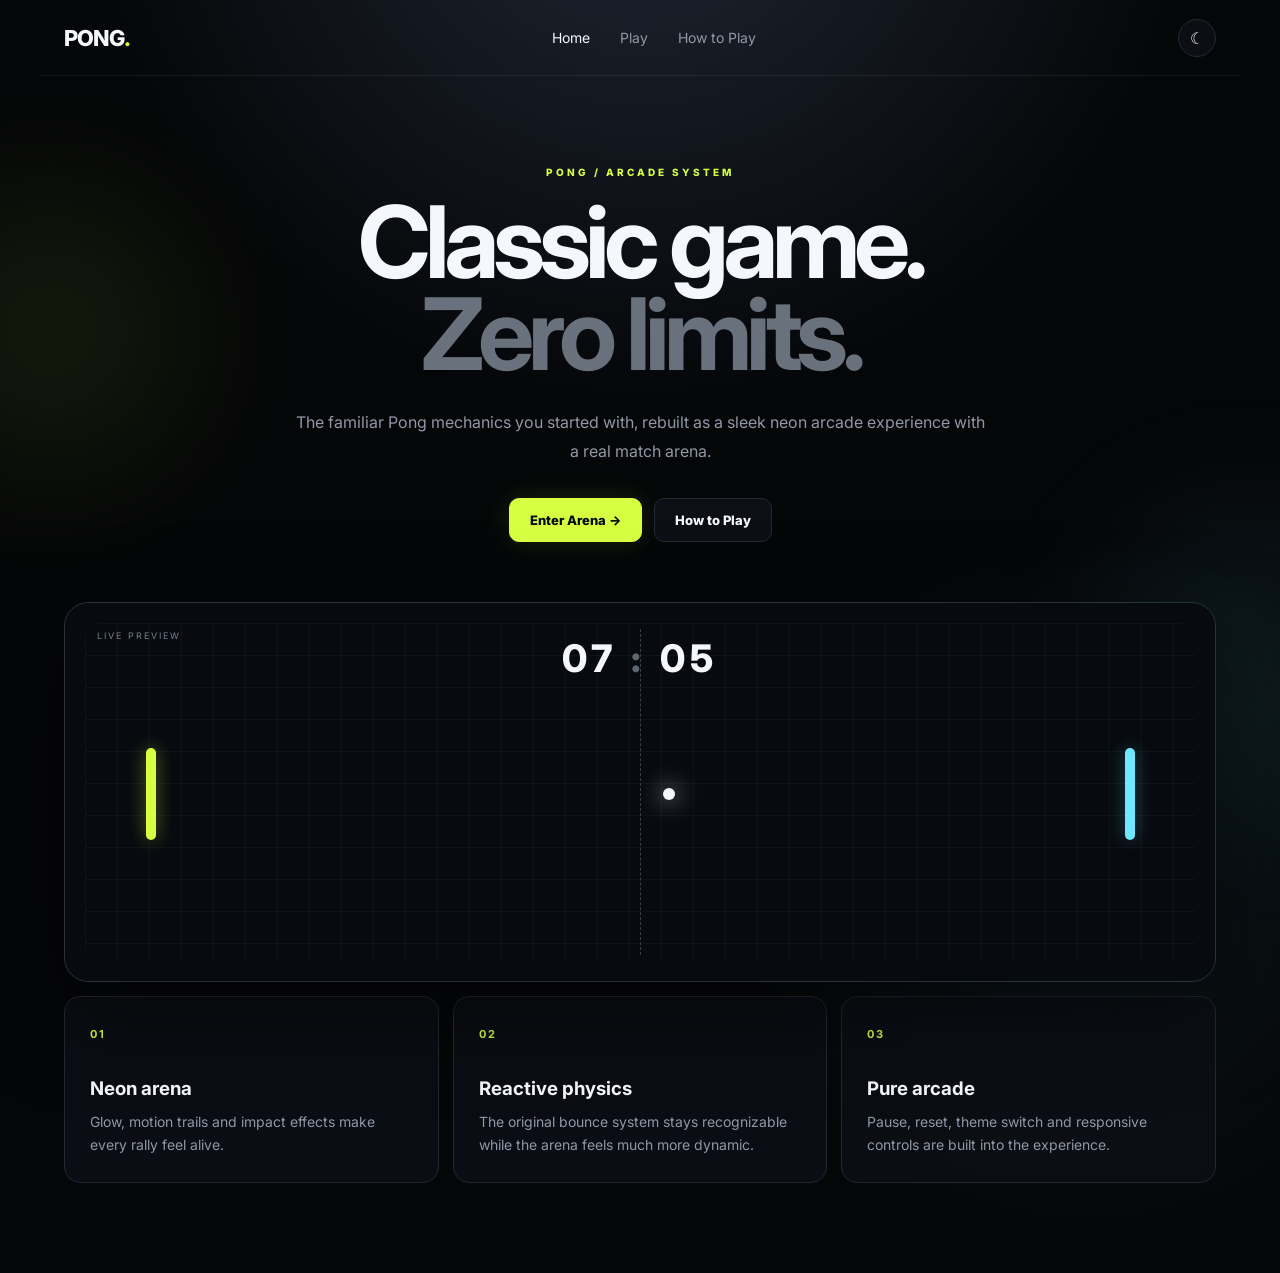
<file: index.html>
<!doctype html>
<html lang="en">
<head>
  <meta charset="utf-8">
  <meta name="viewport" content="width=device-width,initial-scale=1">
  <title>PONG — Home</title>
  <link rel="stylesheet" href="style.css">
</head>
<body>
<div class="ambient ambient-a"></div><div class="ambient ambient-b"></div>

<header class="nav">
  <a class="logo" href="index.html">PONG<span>.</span></a>
  <nav>
    <a class="active" href="index.html">Home</a>
    <a href="game.html">Play</a>
    <a href="how-to-play.html">How to Play</a>
  </nav>
  <button class="theme-btn" id="themeBtn" aria-label="Toggle theme">☾</button>
</header>

<main class="hero">
  <div class="eyebrow">PONG / ARCADE SYSTEM</div>
  <h1>Classic game.<br><span>Zero limits.</span></h1>
  <p class="lead">The familiar Pong mechanics you started with, rebuilt as a sleek neon arcade experience with a real match arena.</p>
  <div class="hero-actions">
    <a class="btn primary" href="game.html">Enter Arena →</a>
    <a class="btn ghost" href="how-to-play.html">How to Play</a>
  </div>

  <section class="preview-card">
    <div class="preview-grid"></div>
    <div class="preview-net"></div>
    <div class="preview-label">LIVE PREVIEW</div>
    <div class="mini-paddle left"></div><div class="mini-ball"></div><div class="mini-paddle right"></div>
    <div class="preview-score"><span>07</span><i>:</i><span>05</span></div>
  </section>

  <section class="cards">
    <article><b>01</b><h3>Neon arena</h3><p>Glow, motion trails and impact effects make every rally feel alive.</p></article>
    <article><b>02</b><h3>Reactive physics</h3><p>The original bounce system stays recognizable while the arena feels much more dynamic.</p></article>
    <article><b>03</b><h3>Pure arcade</h3><p>Pause, reset, theme switch and responsive controls are built into the experience.</p></article>
  </section>
</main>
<script src="script.js"></script>
</body>
</html>
</file>
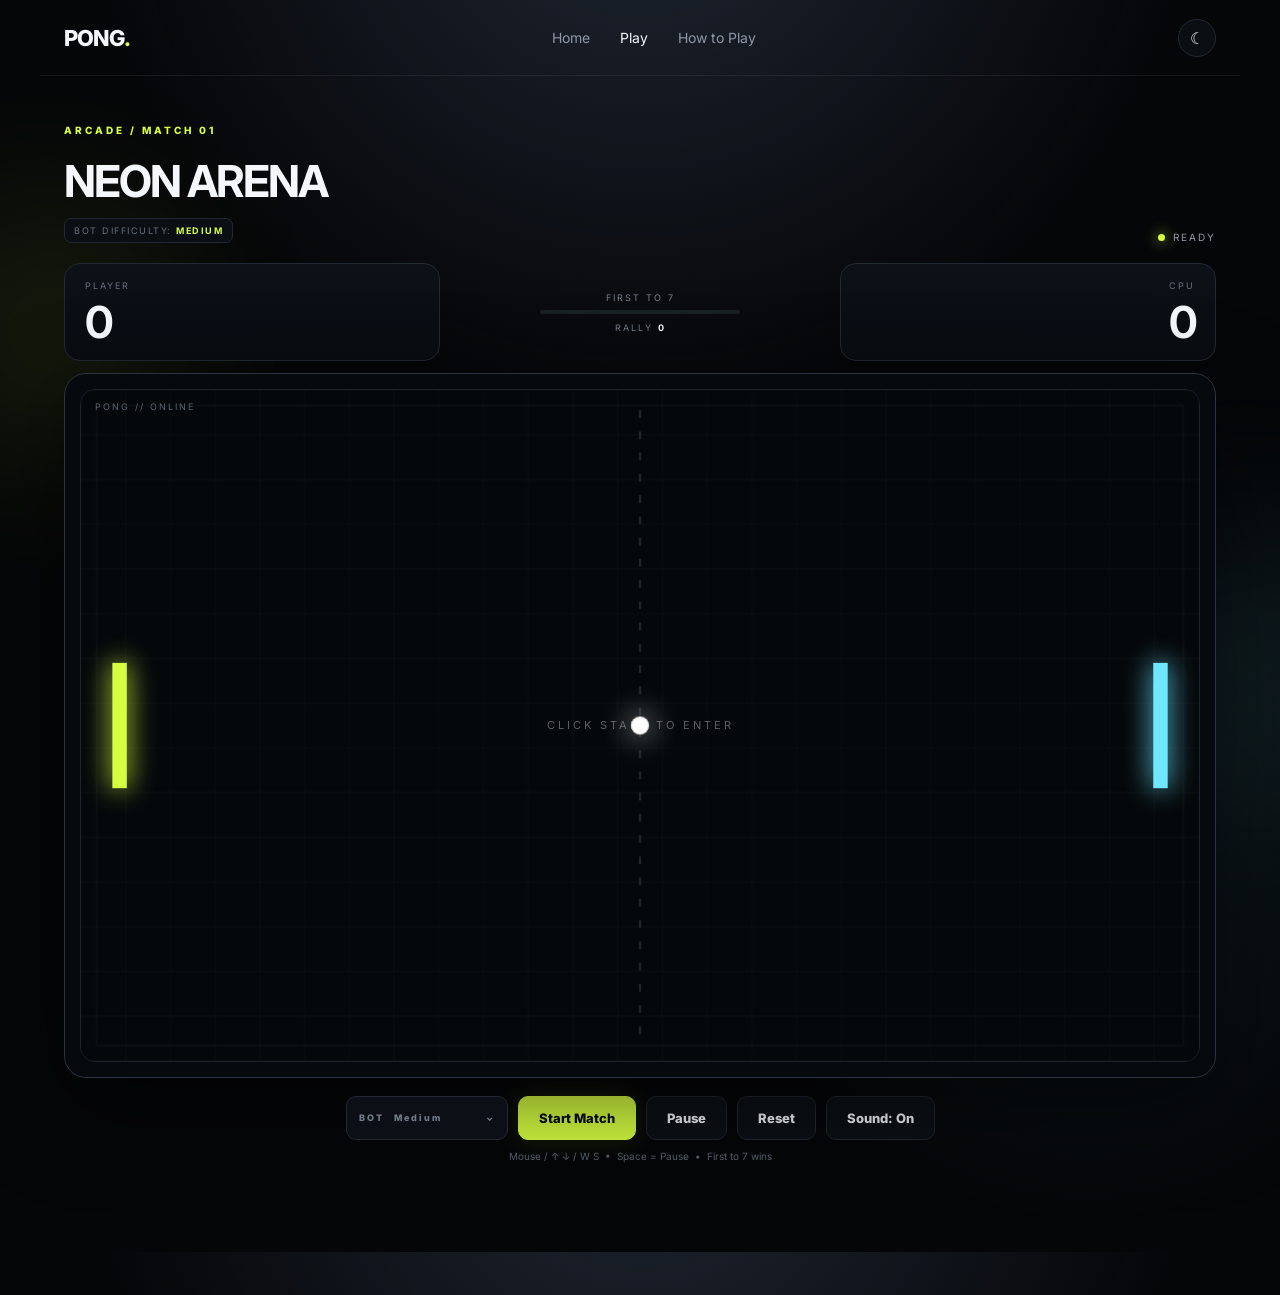
<file: game.html>
<!doctype html>
<html lang="en">
<head>
  <meta charset="utf-8">
  <meta name="viewport" content="width=device-width,initial-scale=1">
  <title>PONG — Neon Arena</title>
  <link rel="stylesheet" href="style.css">
</head>
<body>
<div class="ambient ambient-a"></div><div class="ambient ambient-b"></div>

<header class="nav">
  <a class="logo" href="index.html">PONG<span>.</span></a>
  <nav>
    <a href="index.html">Home</a>
    <a class="active" href="game.html">Play</a>
    <a href="how-to-play.html">How to Play</a>
  </nav>
  <button class="theme-btn" id="themeBtn" aria-label="Toggle theme">☾</button>
</header>

<main class="game-page">
  <div class="game-top">
    <div><div class="eyebrow">ARCADE / MATCH 01</div><h1>NEON ARENA</h1><div class="bot-badge">BOT DIFFICULTY: <b id="botBadge">MEDIUM</b></div></div>
    <div class="status"><span id="statusDot"></span><span id="statusText">READY</span></div>
  </div>

  <section class="hud-row">
    <div class="hud-card"><span>PLAYER</span><strong id="leftScore">0</strong></div>
    <div class="match-center">
      <div class="round-label">FIRST TO 7</div>
      <div class="round-track"><span id="roundFill"></span></div>
      <div class="rally">RALLY <b id="rallyCount">0</b></div>
    </div>
    <div class="hud-card cpu"><span>CPU</span><strong id="rightScore">0</strong></div>
  </section>

  <section class="game-shell" id="gameShell">
    <div class="arena-tag">PONG // ONLINE</div>
    <div class="countdown" id="countdown"></div>
    <canvas id="game" width="1000" height="600"></canvas>
    <div class="center-message" id="centerMessage">CLICK START TO ENTER</div>
  </section>

  <div class="game-controls">
    <div class="difficulty-control" id="difficultyControl">
      <span>BOT</span>
      <button class="difficulty-trigger" id="difficultyTrigger" type="button" aria-expanded="false">
        <span id="difficultyValue">Medium</span><span class="difficulty-chevron">⌄</span>
      </button>
      <div class="difficulty-menu" id="difficultyMenu">
        <button type="button" data-difficulty="easy">Easy</button>
        <button type="button" data-difficulty="medium" class="selected">Medium</button>
        <button type="button" data-difficulty="hard">Hard</button>
        <button type="button" data-difficulty="god">God</button>
      </div>
    </div>
    <button class="btn primary" id="startBtn">Start Match</button>
    <button class="btn ghost" id="pauseBtn">Pause</button>
    <button class="btn ghost" id="resetBtn">Reset</button>
    <button class="btn ghost" id="soundBtn">Sound: On</button>
  </div>
  <p class="hint">Mouse / ↑ ↓ / W S &nbsp;•&nbsp; Space = Pause &nbsp;•&nbsp; First to 7 wins</p>

  <div class="result-overlay" id="resultOverlay">
    <div class="result-card">
      <div class="eyebrow">MATCH COMPLETE</div>
      <h2 id="resultTitle">YOU WIN</h2>
      <p id="resultScore">7 — 4</p>
      <button class="btn primary" id="playAgainBtn">Play Again →</button>
    </div>
  </div>
</main>
<script src="script.js"></script>
</body>
</html>
</file>
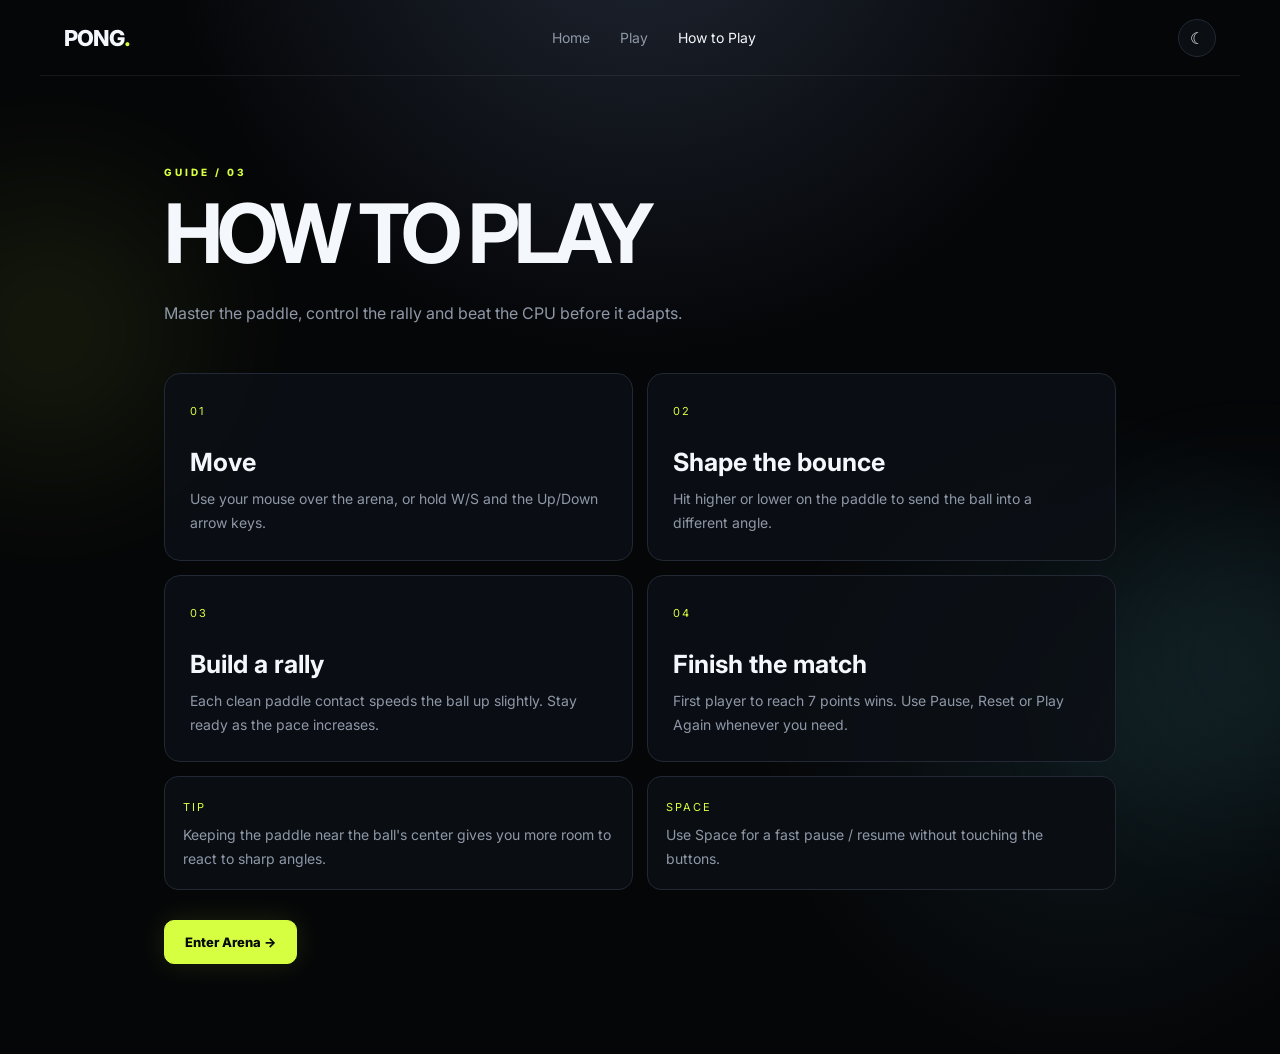
<file: how-to-play.html>
<!doctype html>
<html lang="en">
<head>
  <meta charset="utf-8">
  <meta name="viewport" content="width=device-width,initial-scale=1">
  <title>PONG — How to Play</title>
  <link rel="stylesheet" href="style.css">
</head>
<body>
<div class="ambient ambient-a"></div><div class="ambient ambient-b"></div>

<header class="nav">
  <a class="logo" href="index.html">PONG<span>.</span></a>
  <nav>
    <a href="index.html">Home</a><a href="game.html">Play</a><a class="active" href="how-to-play.html">How to Play</a>
  </nav>
  <button class="theme-btn" id="themeBtn" aria-label="Toggle theme">☾</button>
</header>

<main class="info-page">
  <div class="eyebrow">GUIDE / 03</div>
  <h1>HOW TO PLAY</h1>
  <p class="lead">Master the paddle, control the rally and beat the CPU before it adapts.</p>

  <div class="guide-grid">
    <article class="guide"><span>01</span><h2>Move</h2><p>Use your mouse over the arena, or hold W/S and the Up/Down arrow keys.</p></article>
    <article class="guide"><span>02</span><h2>Shape the bounce</h2><p>Hit higher or lower on the paddle to send the ball into a different angle.</p></article>
    <article class="guide"><span>03</span><h2>Build a rally</h2><p>Each clean paddle contact speeds the ball up slightly. Stay ready as the pace increases.</p></article>
    <article class="guide"><span>04</span><h2>Finish the match</h2><p>First player to reach 7 points wins. Use Pause, Reset or Play Again whenever you need.</p></article>
  </div>

  <div class="tips">
    <div><span>TIP</span><p>Keeping the paddle near the ball's center gives you more room to react to sharp angles.</p></div>
    <div><span>SPACE</span><p>Use Space for a fast pause / resume without touching the buttons.</p></div>
  </div>

  <a class="btn primary" href="game.html">Enter Arena →</a>
</main>
<script src="script.js"></script>
</body>
</html>
</file>
<file: style.css>
@import url('https://fonts.googleapis.com/css2?family=Inter:wght@400;500;600;700;800&display=swap');

:root{
  --bg:#050608;--panel:#0b0e13;--panel2:#0f131a;--text:#f4f7fb;--muted:#8f98a7;
  --line:#222934;--accent:#d7ff42;--accent2:#6ee7ff;--danger:#ff648d;
  --shadow:0 30px 90px rgba(0,0,0,.5)
}
*{box-sizing:border-box;margin:0;padding:0}
html{scroll-behavior:smooth}
body{
  min-height:100vh;overflow-x:hidden;background:
  radial-gradient(circle at 50% -12%,#202734 0,transparent 36%),
  radial-gradient(circle at 85% 70%,rgba(110,231,255,.08),transparent 25%),var(--bg);
  color:var(--text);font-family:Inter,Arial,sans-serif
}
body:before{content:"";position:fixed;inset:0;pointer-events:none;opacity:.22;background-image:linear-gradient(rgba(255,255,255,.025) 1px,transparent 1px),linear-gradient(90deg,rgba(255,255,255,.025) 1px,transparent 1px);background-size:42px 42px}
a{text-decoration:none;color:inherit}button{font:inherit}
.ambient{position:fixed;filter:blur(80px);opacity:.08;pointer-events:none;border-radius:50%}.ambient-a{width:300px;height:300px;background:var(--accent);top:20%;left:-100px}.ambient-b{width:300px;height:300px;background:var(--accent2);right:-120px;bottom:10%}
.nav{
  height:76px;display:flex;align-items:center;justify-content:space-between;max-width:1200px;margin:auto;
  padding:0 24px;border-bottom:1px solid rgba(255,255,255,.07);position:relative;z-index:5
}
.logo{font-size:22px;font-weight:800;letter-spacing:-1px}.logo span{color:var(--accent)}
nav{display:flex;gap:30px;color:var(--muted);font-size:14px}nav a{transition:.2s}nav a:hover,nav .active{color:var(--text)}
.theme-btn{border:1px solid var(--line);background:#0b0f14;color:var(--text);width:38px;height:38px;border-radius:50%;cursor:pointer}
.hero,.info-page,.game-page{max-width:1200px;margin:auto;padding:90px 24px;position:relative;z-index:1}
.hero{text-align:center}.eyebrow{font-size:10px;letter-spacing:3px;color:var(--accent);font-weight:800;margin-bottom:18px}
.hero h1,.info-page h1{font-size:clamp(54px,8vw,100px);line-height:.92;letter-spacing:-6px}
.hero h1 span{color:#69717d}.lead{max-width:700px;margin:28px auto;color:var(--muted);line-height:1.8;font-size:16px}
.hero-actions{display:flex;justify-content:center;gap:12px;margin:32px 0 60px}
.btn{display:inline-flex;align-items:center;justify-content:center;border:1px solid var(--line);padding:13px 20px;border-radius:10px;font-weight:800;font-size:13px;cursor:pointer;transition:.2s}
.primary{background:var(--accent);color:#080b0c;border-color:var(--accent);box-shadow:0 0 28px rgba(215,255,66,.12)}.primary:hover{transform:translateY(-2px);box-shadow:0 8px 30px rgba(215,255,66,.22)}
.ghost{background:#0c1016;color:var(--text)}.ghost:hover{background:#151a22;border-color:#38404d}

.preview-card{
  height:380px;border:1px solid #29313d;border-radius:24px;background:#070a0f;
  position:relative;overflow:hidden;box-shadow:var(--shadow)
}
.preview-grid{position:absolute;inset:20px;border-radius:16px;background-image:linear-gradient(rgba(255,255,255,.035) 1px,transparent 1px),linear-gradient(90deg,rgba(255,255,255,.035) 1px,transparent 1px);background-size:32px 32px}
.preview-net{position:absolute;left:50%;top:26px;bottom:26px;border-left:1px dashed #38404b}
.preview-label{position:absolute;left:32px;top:27px;color:#77808d;font-size:9px;letter-spacing:2px}
.mini-paddle{position:absolute;width:10px;height:92px;border-radius:8px;top:145px;background:var(--accent);box-shadow:0 0 18px rgba(215,255,66,.4)}.mini-paddle.left{left:7%}.mini-paddle.right{right:7%;background:var(--accent2);box-shadow:0 0 18px rgba(110,231,255,.3)}
.mini-ball{position:absolute;width:12px;height:12px;border-radius:50%;background:var(--text);left:52%;top:49%;box-shadow:0 0 25px #fff}
.preview-score{position:absolute;top:32px;left:50%;transform:translateX(-50%);display:flex;gap:14px;font-size:38px;font-weight:800;letter-spacing:5px}.preview-score i{font-style:normal;color:#5d6570}
.cards{display:grid;grid-template-columns:repeat(3,1fr);gap:14px;margin-top:14px;text-align:left}.cards article,.guide{border:1px solid var(--line);background:rgba(12,16,22,.86);border-radius:16px;padding:25px}.cards b,.guide span,.tips span{color:var(--accent);font-size:11px;letter-spacing:2px}.cards h3{margin:35px 0 10px}.cards p,.guide p,.tips p{color:var(--muted);line-height:1.7;font-size:14px}

.game-page{padding-top:48px}.game-top{display:flex;justify-content:space-between;align-items:end;margin-bottom:20px}.game-top h1{font-size:44px;letter-spacing:-2px}
.status{font-size:10px;letter-spacing:2px;color:var(--muted);display:flex;gap:8px;align-items:center}.status span:first-child{width:7px;height:7px;border-radius:50%;background:var(--accent);box-shadow:0 0 14px var(--accent)}
.hud-row{display:grid;grid-template-columns:1fr 1fr 1fr;gap:12px;align-items:center;margin-bottom:12px}
.hud-card{border:1px solid var(--line);background:linear-gradient(180deg,#0d1218,#090c11);border-radius:16px;padding:16px 20px;min-height:88px}.hud-card span{display:block;font-size:9px;color:#68717f;letter-spacing:2px}.hud-card strong{display:block;font-size:44px;line-height:1;margin-top:9px;letter-spacing:-3px}.hud-card.cpu{text-align:right}.match-center{text-align:center}.round-label{font-size:9px;letter-spacing:2px;color:#78818e;margin-bottom:7px}.round-track{height:4px;background:#1a2028;border-radius:99px;overflow:hidden;max-width:200px;margin:auto}.round-track span{display:block;height:100%;width:0;background:var(--accent);box-shadow:0 0 14px var(--accent);transition:width .25s}.rally{font-size:9px;letter-spacing:2px;color:#707987;margin-top:8px}.rally b{color:var(--text)}
.game-shell{position:relative;background:#06090d;border:1px solid #2b3440;border-radius:22px;padding:15px;box-shadow:var(--shadow);overflow:hidden}
.game-shell:after{content:"";position:absolute;inset:15px;border:1px solid rgba(255,255,255,.035);border-radius:15px;pointer-events:none}
.arena-tag{position:absolute;top:27px;left:30px;font-size:9px;letter-spacing:2px;color:#596372;z-index:2}
canvas{width:100%;height:auto;display:block;background:#05080b;border:1px solid #151c25;border-radius:15px;cursor:none}
.center-message{position:absolute;left:50%;top:50%;transform:translate(-50%,-50%);font-size:11px;letter-spacing:3px;color:rgba(255,255,255,.35);pointer-events:none;transition:.25s}.center-message.hidden{opacity:0}
.countdown{position:absolute;left:50%;top:50%;transform:translate(-50%,-50%);font-size:86px;font-weight:800;letter-spacing:-6px;color:var(--accent);text-shadow:0 0 30px rgba(215,255,66,.5);z-index:3;pointer-events:none}
.game-controls{display:flex;justify-content:center;gap:10px;margin:18px 0 10px}.hint{text-align:center;color:#596270;font-size:10px}
.result-overlay{position:fixed;inset:0;background:rgba(0,0,0,.68);backdrop-filter:blur(8px);display:flex;align-items:center;justify-content:center;z-index:20;opacity:0;pointer-events:none;transition:.3s}.result-overlay.show{opacity:1;pointer-events:auto}
.result-card{min-width:340px;text-align:center;border:1px solid #303947;background:#0b0f15;border-radius:20px;padding:44px;box-shadow:0 30px 100px rgba(0,0,0,.6)}.result-card h2{font-size:52px;letter-spacing:-3px;margin:4px 0}.result-card p{font-size:22px;color:#a5adba;margin-bottom:26px}
.info-page{max-width:1000px}.info-page h1{font-size:clamp(50px,7vw,82px)}.info-page>.lead{margin-left:0}.guide-grid{display:grid;grid-template-columns:repeat(2,1fr);gap:14px;margin:45px 0 14px}.guide h2{margin:28px 0 10px;font-size:25px}.tips{display:grid;grid-template-columns:1fr 1fr;gap:14px;margin-bottom:30px}.tips>div{border:1px solid var(--line);border-radius:14px;padding:18px;background:#0a0e13}.tips p{margin-top:8px}

.light{--bg:#f4f5f7;--text:#101217;--muted:#626977;--line:#d9dce2}.light body{background:radial-gradient(circle at 50% -10%,#fff 0,transparent 35%),var(--bg)}.light body:before{opacity:.1}.light .theme-btn,.light .ghost,.light .hud-card,.light .cards article,.light .guide,.light .tips>div{background:#fff}.light .preview-card,.light .game-shell{background:#fff}.light canvas{background:#fafbfc}
@media(max-width:760px){nav{gap:12px;font-size:12px}.nav{padding:0 14px}.hero,.info-page,.game-page{padding:55px 14px}.hero h1,.info-page h1{letter-spacing:-4px}.cards,.guide-grid,.tips{grid-template-columns:1fr}.preview-card{height:280px}.hud-row{grid-template-columns:1fr 1fr}.match-center{grid-column:1/-1;grid-row:1}.hud-card strong{font-size:36px}.game-top h1{font-size:30px}.game-shell{padding:9px}.result-card{min-width:0;width:calc(100% - 30px)}}

.difficulty-control{display:flex;align-items:center;gap:8px;border:1px solid var(--line);background:#0c1016;border-radius:10px;padding:0 10px 0 12px}
.difficulty-control span{font-size:9px;font-weight:800;letter-spacing:2px;color:#737d8a}
.difficulty-control select{appearance:none;border:0;outline:0;background:transparent;color:var(--text);font-weight:700;font-size:12px;padding:12px 28px 12px 2px;cursor:pointer}
.light .difficulty-control{background:#fff}
@media(max-width:760px){.game-controls{flex-wrap:wrap}.difficulty-control{min-height:42px}}

.bot-badge{display:inline-block;margin-top:10px;padding:6px 9px;border:1px solid var(--line);border-radius:7px;background:#0b0f14;color:#68717e;font-size:9px;letter-spacing:1.5px}
.bot-badge b{color:var(--accent)}
.light .bot-badge{background:#fff}

/* Custom neon bot selector */
.difficulty-control{
  position:relative;display:flex;align-items:center;gap:8px;
  border:1px solid var(--line);background:#0c1016;border-radius:10px;
  padding:0 10px 0 12px;min-height:44px;z-index:30
}
.difficulty-control>span:first-child{
  font-size:9px;font-weight:800;letter-spacing:2px;color:#737d8a
}
.difficulty-trigger{
  min-width:105px;display:flex;align-items:center;justify-content:space-between;
  gap:14px;border:0;outline:0;background:transparent;color:var(--text);
  font-weight:800;font-size:12px;padding:10px 2px;cursor:pointer
}
.difficulty-chevron{font-size:15px;color:#7d8795;transition:.2s}
.difficulty-control.open .difficulty-chevron{transform:rotate(180deg);color:var(--accent)}
.difficulty-menu{
  position:absolute;left:0;right:0;top:calc(100% + 7px);padding:6px;
  background:#090d13;border:1px solid #303947;border-radius:12px;
  box-shadow:0 18px 45px rgba(0,0,0,.55);opacity:0;transform:translateY(-5px);
  pointer-events:none;transition:.16s;overflow:hidden
}
.difficulty-control.open .difficulty-menu{opacity:1;transform:translateY(0);pointer-events:auto}
.difficulty-menu button{
  width:100%;border:0;background:transparent;color:#9aa4b2;text-align:left;
  padding:10px 11px;border-radius:7px;font-size:12px;font-weight:700;cursor:pointer;
  transition:.15s
}
.difficulty-menu button:hover{background:#151c25;color:var(--text)}
.difficulty-menu button.selected{
  background:rgba(215,255,66,.1);color:var(--accent);
  box-shadow:inset 2px 0 0 var(--accent)
}
.difficulty-menu button[data-difficulty="easy"].selected{color:#75e6a5}
.difficulty-menu button[data-difficulty="hard"].selected{color:#ffb65c}
.difficulty-menu button[data-difficulty="god"].selected{color:#ff6d91}
.light .difficulty-control{background:#fff}
.light .difficulty-menu{background:#fff;border-color:#d9dce2;box-shadow:0 18px 45px rgba(0,0,0,.15)}
.light .difficulty-menu button{color:#626977}
.light .difficulty-menu button:hover{background:#f1f3f6;color:#101217}
@media(max-width:760px){
  .difficulty-trigger{min-width:90px}
}
</file>
